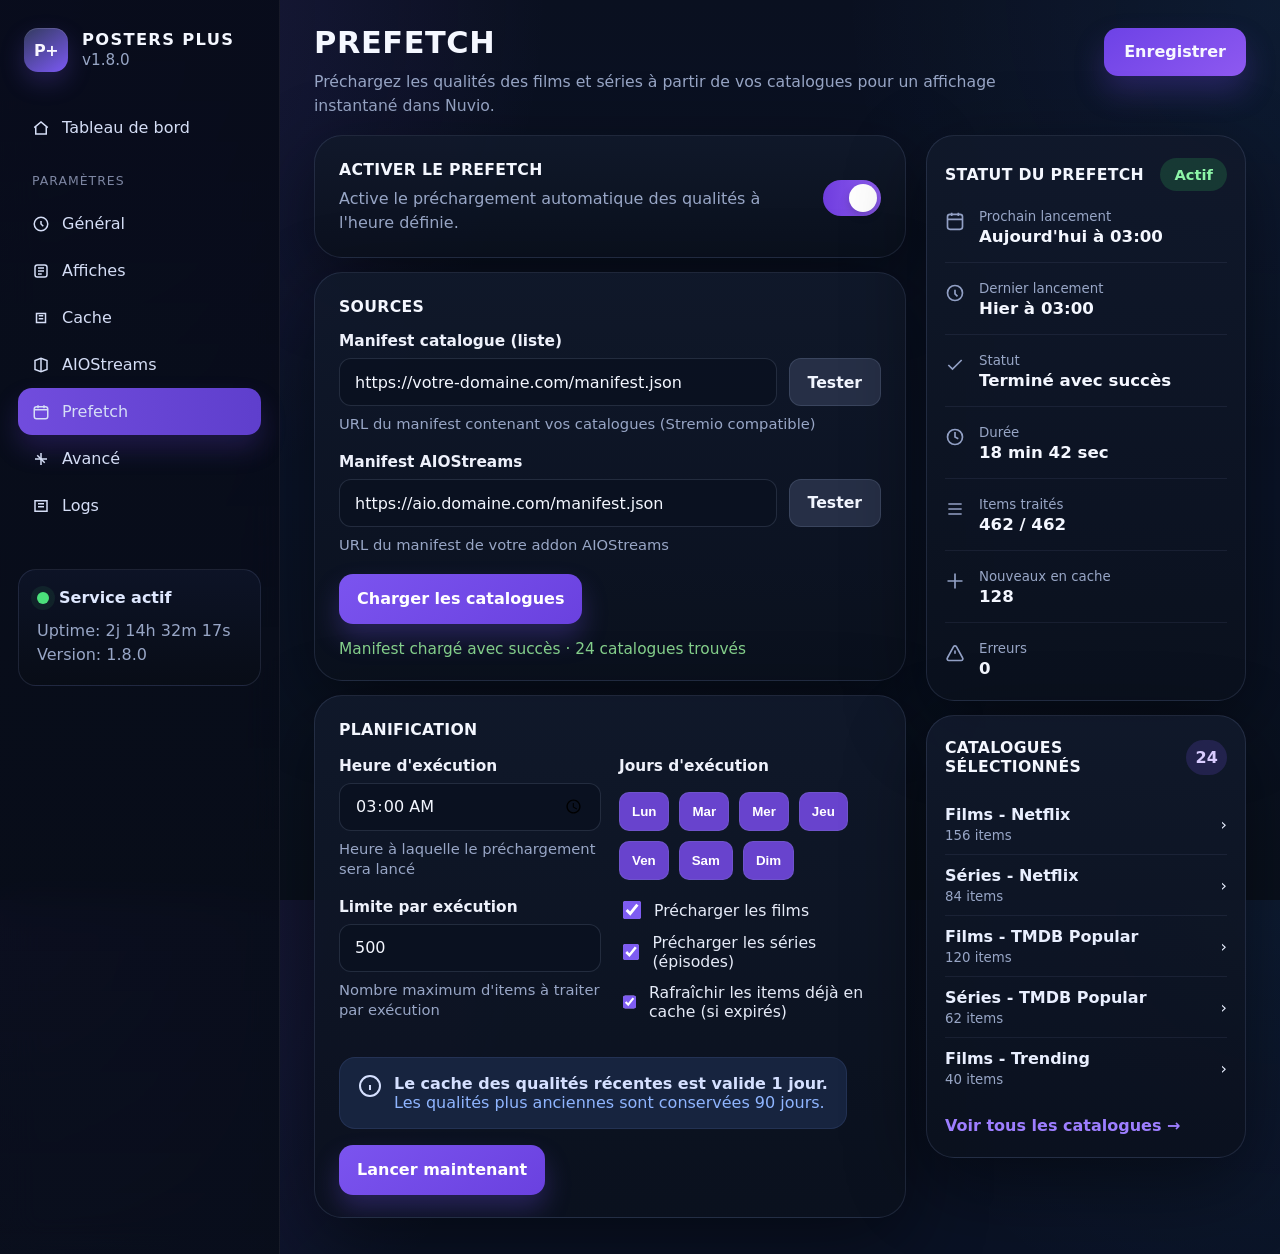
<file: demo-prefetch.html>
<!doctype html>
<html lang="fr">
  <head>
    <meta charset="UTF-8" />
    <meta name="viewport" content="width=device-width, initial-scale=1.0" />
    <title>Posters Plus - Prefetch Demo</title>
    <style>
      :root {
        --bg: #0a1020;
        --bg-2: #0f1730;
        --panel: rgba(16, 24, 43, 0.88);
        --panel-2: rgba(18, 28, 51, 0.96);
        --line: rgba(150, 170, 220, 0.15);
        --line-2: rgba(150, 170, 220, 0.09);
        --text: #f4f7ff;
        --muted: #98a6c6;
        --muted-2: #6f7d9d;
        --accent: #7a52ee;
        --accent-2: #5d3ed4;
        --success: #34c46d;
        --warning: #f5b94d;
        --shadow: 0 24px 80px rgba(0, 0, 0, 0.45);
        --radius-xl: 28px;
        --radius-lg: 22px;
        --radius-md: 16px;
        --radius-sm: 12px;
        --font: Inter, ui-sans-serif, system-ui, -apple-system, BlinkMacSystemFont, "Segoe UI", sans-serif;
      }

      * { box-sizing: border-box; }
      html, body { height: 100%; }
      body {
        margin: 0;
        font-family: var(--font);
        color: var(--text);
        background:
          radial-gradient(circle at top left, rgba(122, 82, 238, 0.18), transparent 35%),
          radial-gradient(circle at top right, rgba(56, 154, 255, 0.08), transparent 28%),
          linear-gradient(180deg, #0a1020 0%, #0a1327 55%, #09101c 100%);
      }

      .app {
        min-height: 100vh;
        display: grid;
        grid-template-columns: 280px minmax(0, 1fr);
      }

      .sidebar {
        padding: 22px 18px;
        border-right: 1px solid rgba(255, 255, 255, 0.06);
        background: linear-gradient(180deg, rgba(8, 12, 26, 0.94), rgba(8, 13, 24, 0.82));
        backdrop-filter: blur(18px);
      }

      .brand {
        display: flex;
        align-items: center;
        gap: 14px;
        padding: 6px 6px 22px;
      }

      .brand-mark {
        width: 44px;
        height: 44px;
        border-radius: 14px;
        display: grid;
        place-items: center;
        background: linear-gradient(145deg, #333b5f, #7b59f4);
        box-shadow: inset 0 1px 0 rgba(255,255,255,0.12), 0 10px 24px rgba(112, 82, 228, 0.24);
        font-weight: 800;
        color: #f8f6ff;
        letter-spacing: -0.03em;
      }

      .brand-title {
        line-height: 1.05;
      }

      .brand-title strong {
        display: block;
        font-size: 1.02rem;
        letter-spacing: 0.08em;
      }

      .brand-title span {
        display: block;
        margin-top: 5px;
        color: var(--muted);
        font-size: 0.95rem;
      }

      .nav-group { margin-top: 10px; }
      .nav-label {
        padding: 22px 14px 12px;
        color: #7d86a2;
        text-transform: uppercase;
        letter-spacing: 0.08em;
        font-size: 0.78rem;
      }

      .nav-item {
        display: flex;
        align-items: center;
        gap: 12px;
        width: 100%;
        padding: 14px 14px;
        color: #d5def6;
        border: 0;
        border-radius: 14px;
        background: transparent;
        text-align: left;
        font: inherit;
        cursor: pointer;
      }

      .nav-item.active {
        background: linear-gradient(90deg, rgba(122, 82, 238, 0.92), rgba(102, 67, 220, 0.92));
        box-shadow: 0 14px 26px rgba(108, 69, 228, 0.22);
      }

      .nav-item svg {
        width: 18px;
        height: 18px;
        flex: 0 0 auto;
        stroke: currentColor;
      }

      .sidebar-footer {
        margin-top: auto;
        padding-top: 40px;
      }

      .status-card {
        padding: 18px;
        border: 1px solid var(--line);
        border-radius: 18px;
        background: linear-gradient(180deg, rgba(14, 20, 40, 0.9), rgba(9, 13, 23, 0.9));
      }

      .status-row {
        display: flex;
        align-items: center;
        gap: 10px;
        color: #dfe8ff;
        font-weight: 600;
      }

      .dot {
        width: 12px;
        height: 12px;
        border-radius: 999px;
        background: #4be07b;
        box-shadow: 0 0 0 6px rgba(75, 224, 123, 0.08);
      }

      .content {
        padding: 28px 34px 36px;
        display: grid;
        grid-template-rows: auto 1fr;
        gap: 18px;
      }

      .topbar {
        display: flex;
        justify-content: space-between;
        align-items: flex-start;
        gap: 18px;
      }

      .title-wrap h1 {
        margin: 0;
        font-size: 1.9rem;
        line-height: 1;
        letter-spacing: 0.02em;
      }

      .title-wrap p {
        margin: 12px 0 0;
        color: var(--muted);
        max-width: 760px;
        font-size: 0.98rem;
        line-height: 1.5;
      }

      .save-btn {
        border: 0;
        border-radius: 14px;
        padding: 16px 20px;
        color: #f7f8ff;
        font: 600 1rem/1 var(--font);
        background: linear-gradient(145deg, #6d42e6, #8e59f0);
        box-shadow: 0 16px 30px rgba(106, 69, 224, 0.28);
        cursor: pointer;
      }

      .main {
        display: grid;
        grid-template-columns: minmax(0, 1fr) 320px;
        gap: 20px;
        align-items: start;
      }

      .stack {
        display: grid;
        gap: 14px;
      }

      .panel {
        border: 1px solid var(--line);
        border-radius: var(--radius-xl);
        background: linear-gradient(180deg, rgba(17, 25, 43, 0.92), rgba(11, 17, 30, 0.92));
        box-shadow: var(--shadow);
        overflow: hidden;
      }

      .panel-inner {
        padding: 24px 24px 22px;
      }

      .switch-line {
        display: flex;
        justify-content: space-between;
        gap: 16px;
        align-items: center;
      }

      .section-title {
        margin: 0;
        font-size: 0.98rem;
        letter-spacing: 0.02em;
        text-transform: uppercase;
      }

      .section-copy {
        margin: 8px 0 0;
        color: var(--muted);
        line-height: 1.5;
      }

      .toggle {
        width: 66px;
        height: 36px;
        border-radius: 999px;
        border: 0;
        padding: 4px;
        background: #394460;
        cursor: pointer;
        display: flex;
        align-items: center;
        transition: 0.2s ease;
      }

      .toggle.on { background: linear-gradient(90deg, #6f3dde, #8e5df0); }
      .toggle span {
        width: 28px;
        height: 28px;
        border-radius: 50%;
        background: #fff;
        margin-left: auto;
        box-shadow: 0 4px 8px rgba(0,0,0,0.18);
        transition: 0.2s ease;
      }

      .toggle:not(.on) span { margin-left: 0; }

      .grid-2 {
        display: grid;
        gap: 18px;
        grid-template-columns: 1fr 1fr;
      }

      .field {
        display: grid;
        gap: 8px;
      }

      .field label {
        font-size: 0.96rem;
        color: #eef1fb;
        font-weight: 600;
      }

      .input-row {
        display: grid;
        grid-template-columns: minmax(0, 1fr) auto;
        gap: 12px;
      }

      input[type="text"], input[type="time"], input[type="number"] {
        width: 100%;
        min-height: 48px;
        padding: 0 15px;
        border-radius: 12px;
        border: 1px solid rgba(152, 166, 198, 0.18);
        background: rgba(11, 18, 32, 0.88);
        color: var(--text);
        font: 500 1rem/1 var(--font);
        outline: none;
      }

      input::placeholder { color: #7080a2; }
      input:focus { border-color: rgba(140, 102, 255, 0.75); box-shadow: 0 0 0 4px rgba(122, 82, 238, 0.14); }

      .mini-btn {
        min-height: 48px;
        padding: 0 18px;
        border: 1px solid rgba(152, 166, 198, 0.18);
        border-radius: 12px;
        background: rgba(40, 49, 72, 0.96);
        color: #f2f6ff;
        font: 600 0.98rem/1 var(--font);
        cursor: pointer;
      }

      .helper {
        color: var(--muted);
        font-size: 0.92rem;
        line-height: 1.4;
      }

      .actions {
        display: flex;
        justify-content: space-between;
        align-items: center;
        gap: 16px;
        flex-wrap: wrap;
        margin-top: 18px;
      }

      .primary {
        display: inline-flex;
        align-items: center;
        gap: 10px;
        min-height: 50px;
        border: 0;
        border-radius: 14px;
        padding: 0 18px;
        background: linear-gradient(145deg, #7b54ef, #6a41df);
        color: #fff;
        font: 700 1rem/1 var(--font);
        cursor: pointer;
        box-shadow: 0 14px 26px rgba(111, 79, 235, 0.28);
      }

      .secondary-note {
        color: #86d28d;
        font-size: 0.96rem;
      }

      .schedule {
        display: grid;
        gap: 18px;
      }

      .day-chips {
        display: flex;
        flex-wrap: wrap;
        gap: 10px;
      }

      .chip {
        min-height: 34px;
        padding: 0 12px;
        border-radius: 10px;
        border: 1px solid rgba(152, 166, 198, 0.16);
        background: rgba(112, 72, 220, 0.92);
        color: #fff;
        font-weight: 600;
        cursor: pointer;
      }

      .chip.off {
        background: rgba(17, 25, 43, 0.82);
        color: #c8d3ef;
      }

      .checks {
        display: grid;
        gap: 10px;
      }

      .check {
        display: flex;
        align-items: center;
        gap: 10px;
        color: #e6ebf8;
        font-size: 0.98rem;
      }

      .check input {
        width: 18px;
        height: 18px;
        accent-color: #7e5cf2;
      }

      .info-box {
        display: flex;
        gap: 12px;
        align-items: flex-start;
        padding: 16px 18px;
        border-radius: 16px;
        background: rgba(29, 43, 76, 0.72);
        border: 1px solid rgba(126, 154, 236, 0.12);
        color: #d5e0ff;
      }

      .info-box strong { display: block; }
      .info-box span { color: #8fb5ff; }

      .stats {
        display: grid;
        gap: 14px;
      }

      .stat-card {
        padding: 22px 18px;
      }

      .stat-head {
        display: flex;
        justify-content: space-between;
        align-items: center;
        margin-bottom: 18px;
      }

      .pill {
        padding: 8px 14px;
        border-radius: 999px;
        background: rgba(46, 174, 86, 0.22);
        color: #8df6a8;
        font-weight: 700;
        font-size: 0.92rem;
      }

      .metric-list {
        display: grid;
        gap: 18px;
      }

      .metric {
        display: grid;
        grid-template-columns: 22px 1fr;
        gap: 12px;
        padding-bottom: 16px;
        border-bottom: 1px solid var(--line-2);
      }

      .metric:last-child { padding-bottom: 0; border-bottom: 0; }

      .metric svg {
        width: 20px;
        height: 20px;
        color: #92a0c5;
        margin-top: 2px;
      }

      .metric small {
        display: block;
        color: var(--muted);
        margin-bottom: 3px;
      }

      .metric strong {
        display: block;
        font-size: 1.04rem;
        font-weight: 600;
      }

      .catalog-count {
        display: inline-flex;
        align-items: center;
        justify-content: center;
        min-width: 38px;
        padding: 8px 10px;
        border-radius: 999px;
        background: rgba(122, 82, 238, 0.18);
        color: #d9ccff;
        font-weight: 700;
      }

      .catalog-item {
        display: grid;
        grid-template-columns: 1fr auto;
        gap: 12px;
        align-items: center;
        padding: 11px 0;
        border-bottom: 1px solid var(--line-2);
        color: #e9efff;
      }

      .catalog-item:last-child { border-bottom: 0; }
      .catalog-item small { color: var(--muted); display: block; margin-top: 4px; }

      .link {
        color: #9d7eff;
        text-decoration: none;
        font-weight: 700;
        text-align: center;
        display: inline-block;
        margin-top: 18px;
      }

      .toast {
        position: fixed;
        right: 22px;
        bottom: 22px;
        padding: 14px 16px;
        border-radius: 14px;
        background: rgba(16, 22, 40, 0.95);
        border: 1px solid rgba(129, 171, 255, 0.18);
        box-shadow: var(--shadow);
        color: #edf2ff;
        opacity: 0;
        transform: translateY(12px);
        pointer-events: none;
        transition: 0.25s ease;
      }

      .toast.show {
        opacity: 1;
        transform: translateY(0);
      }

      @media (max-width: 1200px) {
        .app { grid-template-columns: 1fr; }
        .sidebar { display: none; }
        .main { grid-template-columns: 1fr; }
      }

      @media (max-width: 760px) {
        .content { padding: 18px; }
        .topbar { flex-direction: column; }
        .input-row, .grid-2 { grid-template-columns: 1fr; }
        .switch-line { flex-direction: column; align-items: flex-start; }
        .actions { flex-direction: column; align-items: stretch; }
        .save-btn, .primary { width: 100%; justify-content: center; }
      }
    </style>
  </head>
  <body>
    <div class="app">
      <aside class="sidebar">
        <div class="brand">
          <div class="brand-mark">P+</div>
          <div class="brand-title">
            <strong>POSTERS PLUS</strong>
            <span>v1.8.0</span>
          </div>
        </div>

        <div class="nav-group">
          <button class="nav-item">
            <svg viewBox="0 0 24 24" fill="none" stroke-width="2"><path d="M3 11.5 12 4l9 7.5"/><path d="M5 10.5V20h14v-9.5"/></svg>
            Tableau de bord
          </button>
          <div class="nav-label">Paramètres</div>
          <button class="nav-item">
            <svg viewBox="0 0 24 24" fill="none" stroke-width="2"><path d="M12 8v4l3 3"/><circle cx="12" cy="12" r="9"/></svg>
            Général
          </button>
          <button class="nav-item">
            <svg viewBox="0 0 24 24" fill="none" stroke-width="2"><rect x="4" y="4" width="16" height="16" rx="3"/><path d="M8 8h8M8 12h8M8 16h5"/></svg>
            Affiches
          </button>
          <button class="nav-item">
            <svg viewBox="0 0 24 24" fill="none" stroke-width="2"><path d="M6 6h12v12H6z"/><path d="M9 9h6M9 13h6"/></svg>
            Cache
          </button>
          <button class="nav-item">
            <svg viewBox="0 0 24 24" fill="none" stroke-width="2"><path d="M4 18V6l8-3 8 3v12l-8 3-8-3z"/><path d="M12 4v16"/></svg>
            AIOStreams
          </button>
          <button class="nav-item active">
            <svg viewBox="0 0 24 24" fill="none" stroke-width="2"><rect x="3" y="5" width="18" height="16" rx="3"/><path d="M8 3v4M16 3v4M3 9h18"/></svg>
            Prefetch
          </button>
          <button class="nav-item">
            <svg viewBox="0 0 24 24" fill="none" stroke-width="2"><path d="M12 4v16M4 12h16"/><path d="M7 7l10 10"/></svg>
            Avancé
          </button>
          <button class="nav-item">
            <svg viewBox="0 0 24 24" fill="none" stroke-width="2"><path d="M4 5h16v14H4z"/><path d="M8 9h8M8 13h8"/></svg>
            Logs
          </button>
        </div>

        <div class="sidebar-footer">
          <div class="status-card">
            <div class="status-row"><span class="dot"></span> Service actif</div>
            <p class="section-copy" style="margin: 12px 0 0;">Uptime: 2j 14h 32m 17s<br />Version: 1.8.0</p>
          </div>
        </div>
      </aside>

      <main class="content">
        <div class="topbar">
          <div class="title-wrap">
            <h1>PREFETCH</h1>
            <p>Préchargez les qualités des films et séries à partir de vos catalogues pour un affichage instantané dans Nuvio.</p>
          </div>
          <button class="save-btn" id="saveBtn">Enregistrer</button>
        </div>

        <div class="main">
          <section class="stack">
            <article class="panel">
              <div class="panel-inner">
                <div class="switch-line">
                  <div>
                    <h2 class="section-title">Activer le prefetch</h2>
                    <p class="section-copy">Active le préchargement automatique des qualités à l'heure définie.</p>
                  </div>
                  <button class="toggle on" id="togglePrefetch" aria-label="Activer le prefetch"><span></span></button>
                </div>
              </div>
            </article>

            <article class="panel">
              <div class="panel-inner schedule">
                <div>
                  <h2 class="section-title">Sources</h2>
                  <div class="field" style="margin-top: 16px;">
                    <label for="catalogueUrl">Manifest catalogue (liste)</label>
                    <div class="input-row">
                      <input id="catalogueUrl" type="text" value="https://votre-domaine.com/manifest.json" />
                      <button class="mini-btn" id="testCatalogue">Tester</button>
                    </div>
                    <div class="helper">URL du manifest contenant vos catalogues (Stremio compatible)</div>
                  </div>

                  <div class="field" style="margin-top: 18px;">
                    <label for="aioUrl">Manifest AIOStreams</label>
                    <div class="input-row">
                      <input id="aioUrl" type="text" value="https://aio.domaine.com/manifest.json" />
                      <button class="mini-btn" id="testAio">Tester</button>
                    </div>
                    <div class="helper">URL du manifest de votre addon AIOStreams</div>
                  </div>

                  <div class="actions">
                    <button class="primary" id="loadCatalogues">
                      Charger les catalogues
                    </button>
                    <div class="secondary-note" id="manifestStatus">Manifest chargé avec succès · 24 catalogues trouvés</div>
                  </div>
                </div>
              </div>
            </article>

            <article class="panel">
              <div class="panel-inner schedule">
                <div>
                  <h2 class="section-title">Planification</h2>
                </div>

                <div class="grid-2">
                  <div class="field">
                    <label for="runTime">Heure d'exécution</label>
                    <input id="runTime" type="time" value="03:00" />
                    <div class="helper">Heure à laquelle le préchargement sera lancé</div>
                  </div>

                  <div class="field">
                    <label>Jours d'exécution</label>
                    <div class="day-chips" id="days">
                      <button class="chip">Lun</button>
                      <button class="chip">Mar</button>
                      <button class="chip">Mer</button>
                      <button class="chip">Jeu</button>
                      <button class="chip">Ven</button>
                      <button class="chip">Sam</button>
                      <button class="chip">Dim</button>
                    </div>
                  </div>
                </div>

                <div class="grid-2">
                  <div class="field">
                    <label for="limit">Limite par exécution</label>
                    <input id="limit" type="number" min="1" value="500" />
                    <div class="helper">Nombre maximum d'items à traiter par exécution</div>
                  </div>

                  <div class="checks">
                    <label class="check"><input type="checkbox" checked /> Précharger les films</label>
                    <label class="check"><input type="checkbox" checked /> Précharger les séries (épisodes)</label>
                    <label class="check"><input type="checkbox" checked /> Rafraîchir les items déjà en cache (si expirés)</label>
                  </div>
                </div>

                <div class="actions">
                  <div class="info-box">
                    <svg viewBox="0 0 24 24" fill="none" stroke="currentColor" stroke-width="2" width="24" height="24">
                      <circle cx="12" cy="12" r="10"></circle>
                      <path d="M12 16v-5"></path>
                      <path d="M12 8h.01"></path>
                    </svg>
                    <div>
                      <strong>Le cache des qualités récentes est valide 1 jour.</strong>
                      <span>Les qualités plus anciennes sont conservées 90 jours.</span>
                    </div>
                  </div>
                  <button class="primary" id="runNow">Lancer maintenant</button>
                </div>
              </div>
            </article>
          </section>

          <aside class="stats">
            <article class="panel stat-card">
              <div class="stat-head">
                <h2 class="section-title" style="margin:0;">Statut du prefetch</h2>
                <div class="pill" id="activePill">Actif</div>
              </div>
              <div class="metric-list">
                <div class="metric">
                  <svg viewBox="0 0 24 24" fill="none" stroke="currentColor" stroke-width="2"><rect x="3" y="4" width="18" height="18" rx="3"/><path d="M8 2v4M16 2v4M3 10h18"/></svg>
                  <div><small>Prochain lancement</small><strong id="nextRun">Aujourd'hui à 03:00</strong></div>
                </div>
                <div class="metric">
                  <svg viewBox="0 0 24 24" fill="none" stroke="currentColor" stroke-width="2"><path d="M12 8v5l3 3"/><circle cx="12" cy="12" r="9"/></svg>
                  <div><small>Dernier lancement</small><strong id="lastRun">Hier à 03:00</strong></div>
                </div>
                <div class="metric">
                  <svg viewBox="0 0 24 24" fill="none" stroke="currentColor" stroke-width="2"><path d="M20 6 9 17l-5-5"/></svg>
                  <div><small>Statut</small><strong id="runStatus">Terminé avec succès</strong></div>
                </div>
                <div class="metric">
                  <svg viewBox="0 0 24 24" fill="none" stroke="currentColor" stroke-width="2"><path d="M12 6v6l4 2"/><circle cx="12" cy="12" r="9"/></svg>
                  <div><small>Durée</small><strong id="duration">18 min 42 sec</strong></div>
                </div>
                <div class="metric">
                  <svg viewBox="0 0 24 24" fill="none" stroke="currentColor" stroke-width="2"><path d="M4 6h16M4 12h16M4 18h16"/></svg>
                  <div><small>Items traités</small><strong id="processed">462 / 462</strong></div>
                </div>
                <div class="metric">
                  <svg viewBox="0 0 24 24" fill="none" stroke="currentColor" stroke-width="2"><path d="M12 3v18"/><path d="M3 12h18"/></svg>
                  <div><small>Nouveaux en cache</small><strong id="newCache">128</strong></div>
                </div>
                <div class="metric">
                  <svg viewBox="0 0 24 24" fill="none" stroke="currentColor" stroke-width="2"><path d="M12 9v4"/><path d="M12 17h.01"/><path d="M10.3 4.3 2.8 18a2 2 0 0 0 1.7 3h15a2 2 0 0 0 1.7-3L13.7 4.3a2 2 0 0 0-3.4 0Z"/></svg>
                  <div><small>Erreurs</small><strong id="errors">0</strong></div>
                </div>
              </div>
            </article>

            <article class="panel stat-card">
              <div class="stat-head">
                <h2 class="section-title" style="margin:0;">Catalogues sélectionnés</h2>
                <div class="catalog-count" id="catalogCount">24</div>
              </div>
              <div id="catalogList">
                <div class="catalog-item"><div><strong>Films - Netflix</strong><small>156 items</small></div><span>›</span></div>
                <div class="catalog-item"><div><strong>Séries - Netflix</strong><small>84 items</small></div><span>›</span></div>
                <div class="catalog-item"><div><strong>Films - TMDB Popular</strong><small>120 items</small></div><span>›</span></div>
                <div class="catalog-item"><div><strong>Séries - TMDB Popular</strong><small>62 items</small></div><span>›</span></div>
                <div class="catalog-item"><div><strong>Films - Trending</strong><small>40 items</small></div><span>›</span></div>
              </div>
              <a class="link" href="#" id="moreCatalogues">Voir tous les catalogues →</a>
            </article>
          </aside>
        </div>
      </main>
    </div>

    <div class="toast" id="toast">Préfetch lancé en démonstration</div>

    <script>
      const toast = document.getElementById('toast');
      const togglePrefetch = document.getElementById('togglePrefetch');
      const activePill = document.getElementById('activePill');
      const manifestStatus = document.getElementById('manifestStatus');
      const catalogCount = document.getElementById('catalogCount');
      const catalogList = document.getElementById('catalogList');
      const runStatus = document.getElementById('runStatus');
      const lastRun = document.getElementById('lastRun');
      const nextRun = document.getElementById('nextRun');
      const processed = document.getElementById('processed');
      const newCache = document.getElementById('newCache');
      const errors = document.getElementById('errors');

      let enabled = true;
      let days = new Set([0,1,2,3,4,5,6]);

      function showToast(message) {
        toast.textContent = message;
        toast.classList.add('show');
        clearTimeout(showToast._timer);
        showToast._timer = setTimeout(() => toast.classList.remove('show'), 2200);
      }

      function updatePill() {
        activePill.textContent = enabled ? 'Actif' : 'Désactivé';
        activePill.style.background = enabled ? 'rgba(46, 174, 86, 0.22)' : 'rgba(122, 122, 122, 0.22)';
        activePill.style.color = enabled ? '#8df6a8' : '#d0d3de';
      }

      function updateDays() {
        document.querySelectorAll('#days .chip').forEach((chip, index) => {
          const on = days.has(index);
          chip.classList.toggle('off', !on);
        });
      }

      togglePrefetch.addEventListener('click', () => {
        enabled = !enabled;
        togglePrefetch.classList.toggle('on', enabled);
        updatePill();
        showToast(enabled ? 'Prefetch activé' : 'Prefetch désactivé');
      });

      document.querySelectorAll('#days .chip').forEach((chip, index) => {
        chip.addEventListener('click', () => {
          if (days.has(index)) days.delete(index);
          else days.add(index);
          updateDays();
        });
      });

      document.getElementById('loadCatalogues').addEventListener('click', () => {
        const count = 24 + Math.floor(Math.random() * 8);
        catalogCount.textContent = count;
        manifestStatus.textContent = `Manifest chargé avec succès · ${count} catalogues trouvés`;
        catalogList.innerHTML = [
          ['Films - Netflix', 156],
          ['Séries - Netflix', 84],
          ['Films - TMDB Popular', 120],
          ['Séries - TMDB Popular', 62],
          ['Films - Trending', 40],
        ].map(([name, items]) => `
          <div class="catalog-item"><div><strong>${name}</strong><small>${items} items</small></div><span>›</span></div>
        `).join('');
        showToast('Catalogues rechargés');
      });

      document.getElementById('runNow').addEventListener('click', () => {
        runStatus.textContent = 'En cours de traitement';
        lastRun.textContent = 'À l’instant';
        processed.textContent = '462 / 462';
        newCache.textContent = String(120 + Math.floor(Math.random() * 30));
        errors.textContent = String(Math.floor(Math.random() * 2));
        nextRun.textContent = "Demain à 03:00";
        showToast('Préfetch lancé en démonstration');
        setTimeout(() => {
          runStatus.textContent = 'Terminé avec succès';
        }, 1400);
      });

      document.getElementById('testCatalogue').addEventListener('click', () => showToast('Manifest catalogue validé'));
      document.getElementById('testAio').addEventListener('click', () => showToast('Manifest AIOStreams validé'));
      document.getElementById('saveBtn').addEventListener('click', () => showToast('Réglages enregistrés'));

      updatePill();
      updateDays();
    </script>
  </body>
  </html>
</file>
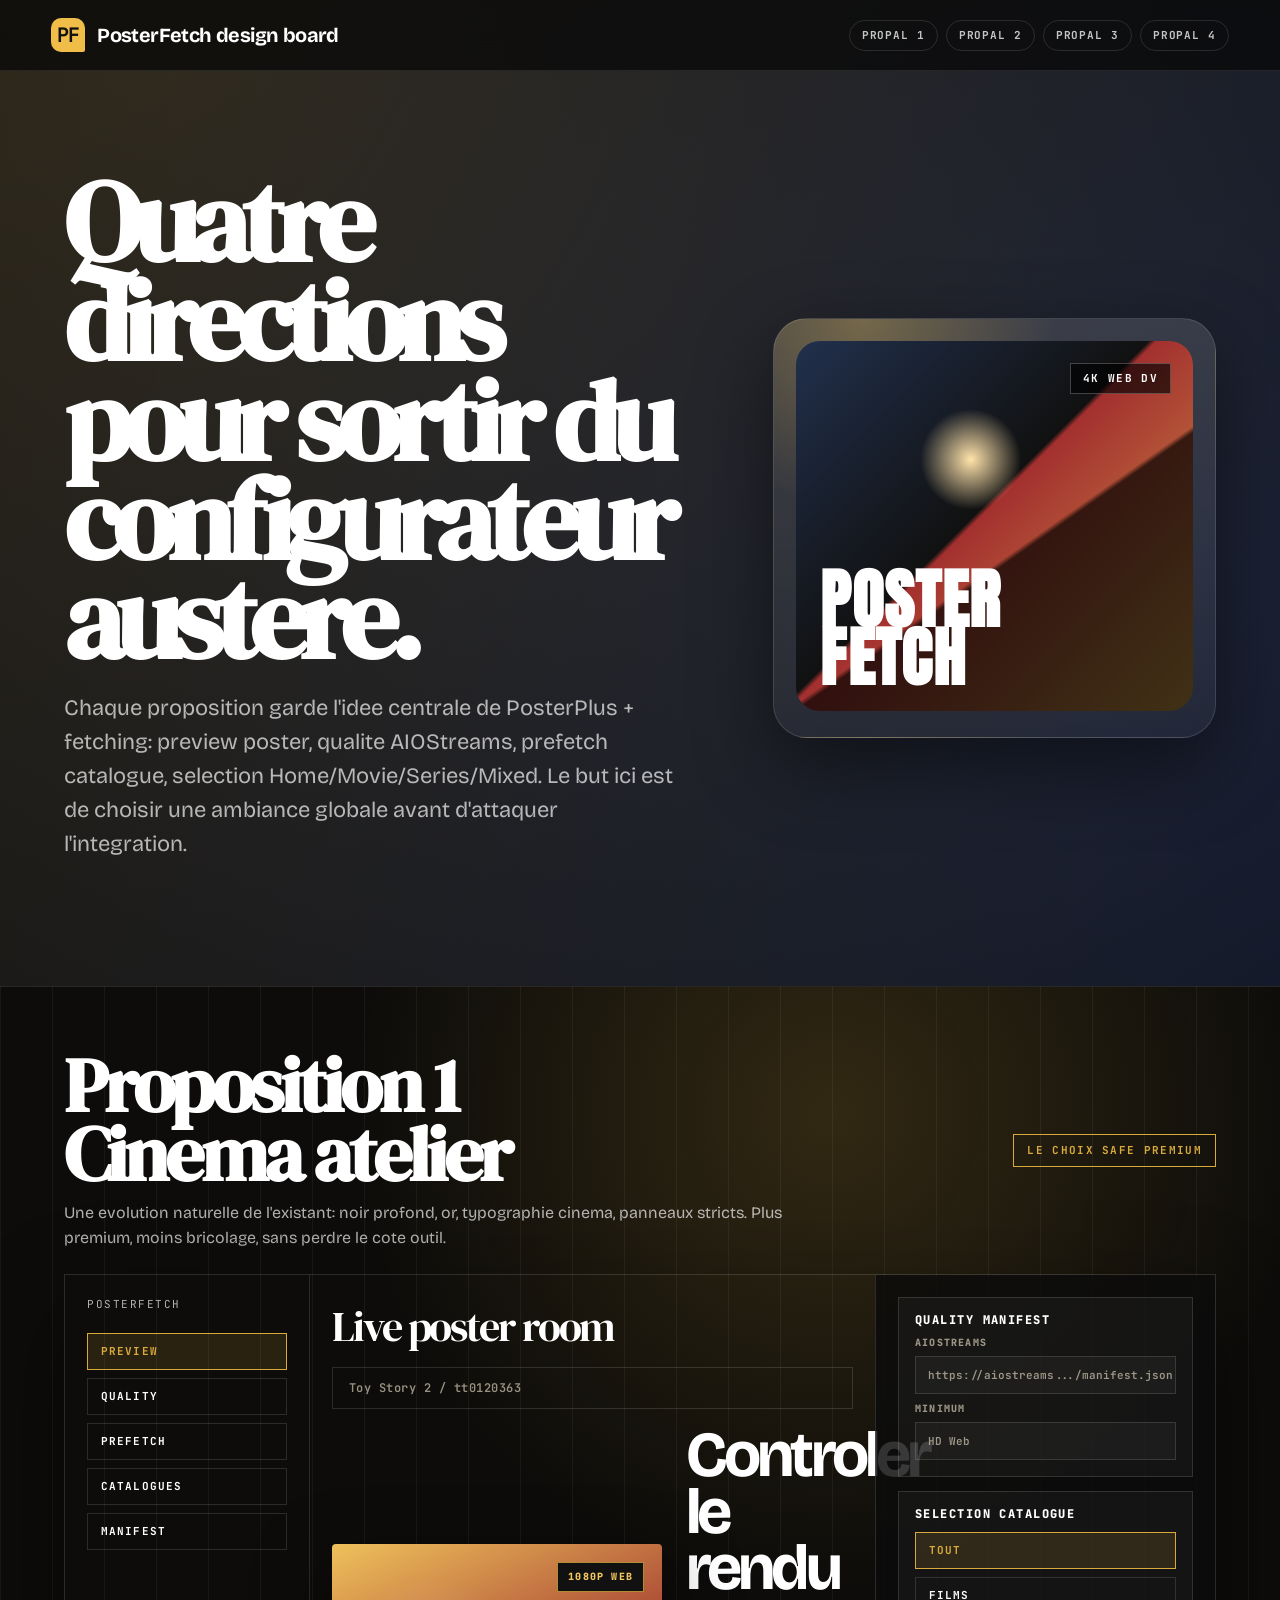
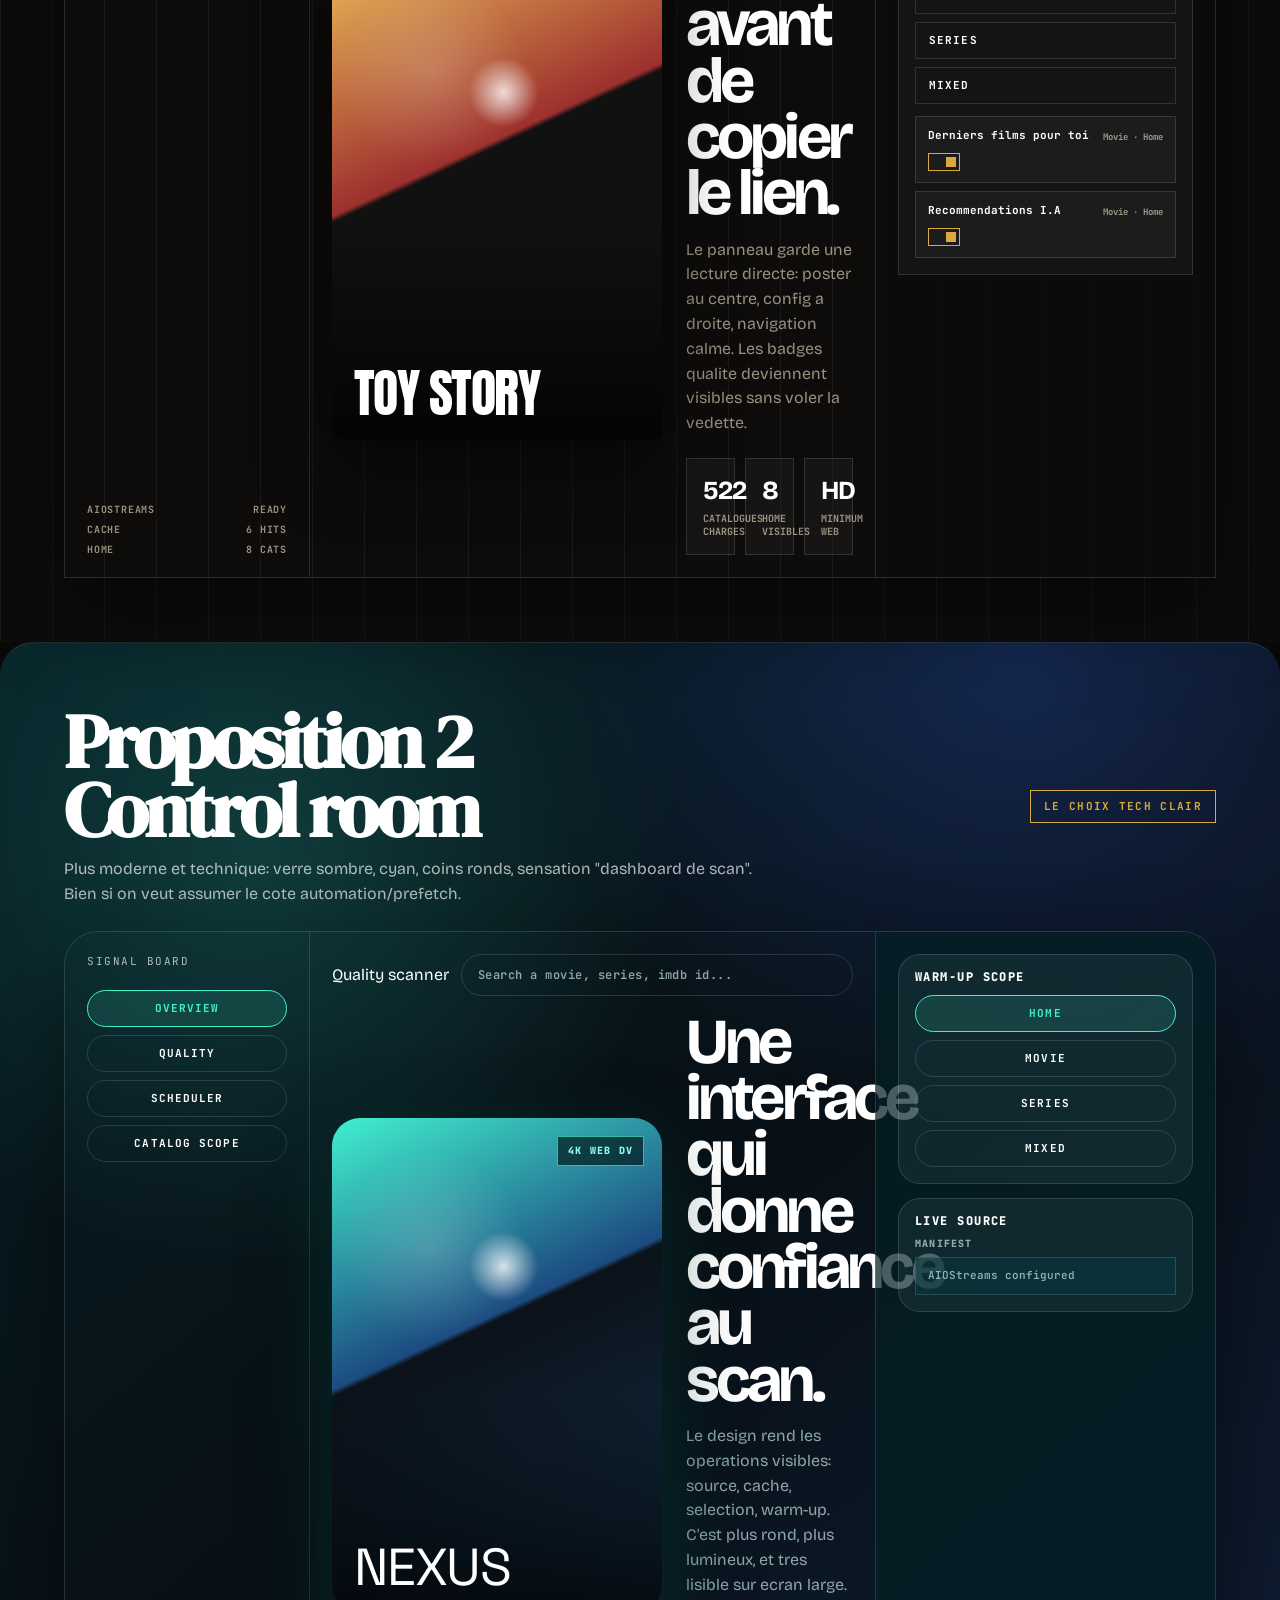
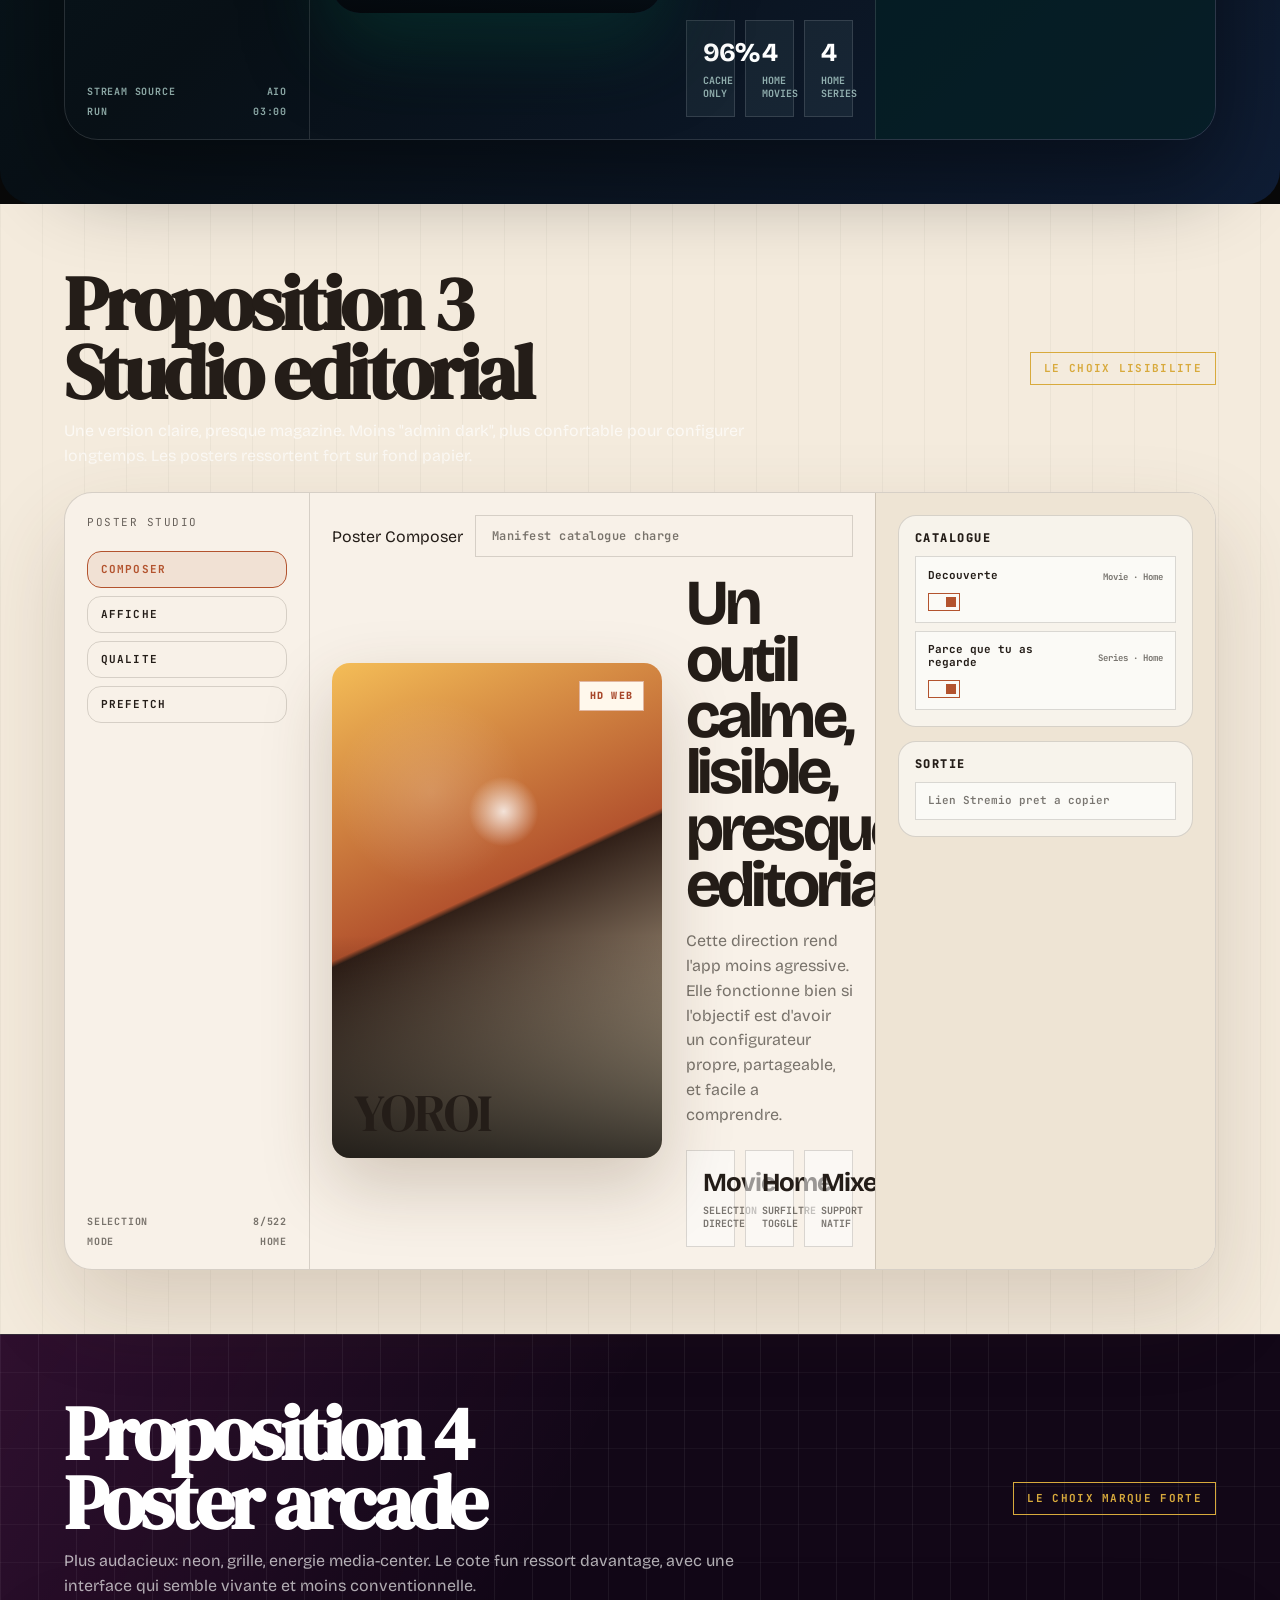
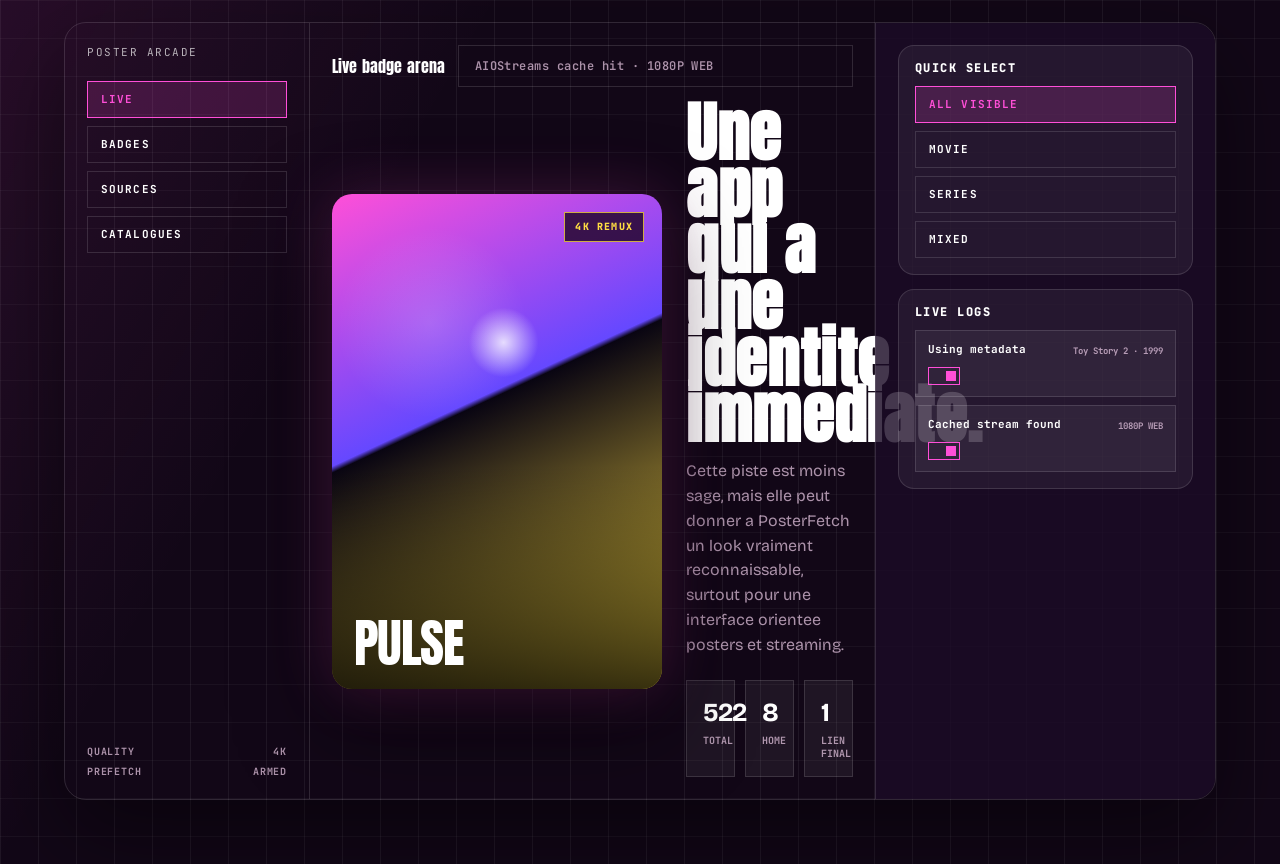
<file: posterfetch-design-proposals.html>
<!doctype html>
<html lang="fr">
<head>
  <meta charset="utf-8">
  <meta name="viewport" content="width=device-width, initial-scale=1">
  <title>PosterFetch - Propositions design</title>
  <link rel="preconnect" href="https://fonts.googleapis.com">
  <link rel="preconnect" href="https://fonts.gstatic.com" crossorigin>
  <link href="https://fonts.googleapis.com/css2?family=Anton&family=Bricolage+Grotesque:wght@400;500;600;700&family=DM+Serif+Display:ital@0;1&family=JetBrains+Mono:wght@400;600;700&family=Space+Grotesk:wght@400;500;700&display=swap" rel="stylesheet">
  <style>
    * { box-sizing: border-box; }
    :root {
      --ink: #161616;
      --paper: #f6f0e7;
      --gold: #d8aa3c;
      --muted: rgba(255,255,255,.62);
      --line: rgba(255,255,255,.13);
      --mono: "JetBrains Mono", ui-monospace, monospace;
      --grotesk: "Bricolage Grotesque", "Space Grotesk", sans-serif;
      --display: "DM Serif Display", Georgia, serif;
      --poster: linear-gradient(155deg, #efc15b, #9d302d 42%, #111 43%, #111);
    }

    html { scroll-behavior: smooth; }
    body {
      margin: 0;
      background:
        radial-gradient(circle at 10% 0%, rgba(216,170,60,.18), transparent 30%),
        radial-gradient(circle at 90% 10%, rgba(57,109,255,.18), transparent 32%),
        #090909;
      color: white;
      font-family: var(--grotesk);
    }

    .topbar {
      position: sticky;
      top: 0;
      z-index: 10;
      display: flex;
      align-items: center;
      justify-content: space-between;
      gap: 18px;
      padding: 18px clamp(18px, 4vw, 52px);
      border-bottom: 1px solid rgba(255,255,255,.1);
      backdrop-filter: blur(18px);
      background: rgba(8,8,8,.72);
    }
    .brand {
      display: flex;
      align-items: center;
      gap: 12px;
      letter-spacing: -.03em;
      font-weight: 700;
      font-size: 20px;
    }
    .brand-mark {
      width: 34px;
      height: 34px;
      display: grid;
      place-items: center;
      background: #f0be48;
      color: #111;
      font-family: var(--mono);
      font-weight: 700;
      border-radius: 10px 10px 2px 10px;
    }
    .nav {
      display: flex;
      flex-wrap: wrap;
      gap: 8px;
      justify-content: flex-end;
    }
    .nav a {
      color: rgba(255,255,255,.76);
      text-decoration: none;
      border: 1px solid rgba(255,255,255,.12);
      padding: 9px 12px;
      border-radius: 999px;
      font: 700 11px/1 var(--mono);
      letter-spacing: .08em;
      text-transform: uppercase;
    }

    .intro {
      min-height: 62vh;
      padding: clamp(48px, 8vw, 110px) clamp(18px, 5vw, 72px);
      display: grid;
      grid-template-columns: minmax(0, 1.05fr) minmax(280px, .72fr);
      gap: clamp(24px, 5vw, 80px);
      align-items: center;
      overflow: hidden;
    }
    .intro h1 {
      max-width: 940px;
      margin: 0;
      font-family: var(--display);
      font-size: clamp(54px, 9vw, 142px);
      line-height: .86;
      letter-spacing: -.07em;
    }
    .intro p {
      max-width: 620px;
      color: rgba(255,255,255,.68);
      font-size: clamp(16px, 2vw, 22px);
      line-height: 1.55;
    }
    .intro-card {
      position: relative;
      padding: 22px;
      min-height: 420px;
      border: 1px solid rgba(255,255,255,.12);
      background:
        linear-gradient(180deg, rgba(255,255,255,.12), rgba(255,255,255,.04)),
        radial-gradient(circle at 20% 0%, rgba(216,170,60,.35), transparent 35%);
      border-radius: 34px;
      box-shadow: 0 28px 80px rgba(0,0,0,.48);
    }
    .intro-poster {
      height: 100%;
      min-height: 370px;
      border-radius: 24px;
      background:
        linear-gradient(145deg, transparent 0 56%, rgba(0,0,0,.7) 57%),
        radial-gradient(circle at 44% 32%, #ffe3aa, transparent 15%),
        linear-gradient(135deg, #21304d, #111 46%, #a3302f 47%, #d7a449);
      position: relative;
      overflow: hidden;
    }
    .intro-poster:after {
      content: "4K WEB DV";
      position: absolute;
      top: 22px;
      right: 22px;
      padding: 9px 12px;
      background: rgba(0,0,0,.64);
      border: 1px solid rgba(255,255,255,.24);
      font: 700 11px/1 var(--mono);
      letter-spacing: .12em;
    }
    .intro-poster strong {
      position: absolute;
      left: 24px;
      bottom: 24px;
      width: min-content;
      font-family: "Anton", Impact, sans-serif;
      font-size: 64px;
      line-height: .9;
      letter-spacing: .02em;
    }

    .proposal {
      padding: clamp(28px, 5vw, 72px);
      border-top: 1px solid rgba(255,255,255,.11);
    }
    .proposal-head {
      display: grid;
      grid-template-columns: minmax(0, 1fr) auto;
      gap: 20px;
      align-items: end;
      margin-bottom: 24px;
    }
    .proposal h2 {
      margin: 0;
      font-family: var(--display);
      font-size: clamp(38px, 6vw, 84px);
      letter-spacing: -.05em;
      line-height: .9;
    }
    .proposal-copy {
      max-width: 720px;
      color: rgba(255,255,255,.68);
      line-height: 1.55;
      margin: 12px 0 0;
    }
    .tag {
      align-self: center;
      white-space: nowrap;
      border: 1px solid currentColor;
      padding: 10px 13px;
      font: 700 11px/1 var(--mono);
      letter-spacing: .12em;
      text-transform: uppercase;
      color: var(--gold);
    }

    .screen {
      min-height: 680px;
      border: 1px solid var(--line);
      box-shadow: 0 35px 90px rgba(0,0,0,.45);
      overflow: hidden;
      position: relative;
    }
    .app-grid {
      display: grid;
      grid-template-columns: 245px minmax(0, 1fr) 340px;
      min-height: 680px;
    }
    .side, .panel, .canvas { padding: 22px; }
    .side {
      border-right: 1px solid var(--line);
      display: flex;
      flex-direction: column;
      gap: 22px;
    }
    .side-title {
      font-family: var(--mono);
      font-size: 11px;
      letter-spacing: .14em;
      text-transform: uppercase;
      opacity: .68;
    }
    .menu { display: grid; gap: 8px; }
    .menu button, .small-btn, .pill {
      border: 1px solid var(--line);
      background: transparent;
      color: inherit;
      font: 700 11px/1 var(--mono);
      letter-spacing: .1em;
      text-transform: uppercase;
      padding: 12px 13px;
      text-align: left;
    }
    .menu button.active, .small-btn.active, .pill.active { color: var(--accent); border-color: var(--accent); background: var(--accent-soft); }
    .status-list { margin-top: auto; display: grid; gap: 10px; }
    .status {
      display: flex;
      justify-content: space-between;
      gap: 12px;
      color: var(--subtle);
      font: 700 10px/1 var(--mono);
      letter-spacing: .08em;
      text-transform: uppercase;
    }
    .canvas {
      display: grid;
      grid-template-rows: auto 1fr;
      gap: 18px;
      min-width: 0;
    }
    .toolbar {
      display: flex;
      justify-content: space-between;
      gap: 12px;
      align-items: center;
      flex-wrap: wrap;
    }
    .search {
      flex: 1 1 280px;
      border: 1px solid var(--line);
      padding: 14px 16px;
      color: var(--subtle);
      font: 600 12px/1 var(--mono);
      letter-spacing: .04em;
    }
    .preview-stage {
      display: grid;
      grid-template-columns: minmax(230px, 330px) minmax(0, 1fr);
      gap: 24px;
      align-items: center;
    }
    .poster {
      aspect-ratio: 2/3;
      border-radius: var(--radius);
      background: var(--poster);
      box-shadow: var(--poster-shadow);
      position: relative;
      overflow: hidden;
      min-height: 420px;
    }
    .poster:before {
      content: "";
      position: absolute;
      inset: 0;
      background:
        radial-gradient(circle at 52% 30%, rgba(255,255,255,.8), transparent 9%),
        radial-gradient(circle at 30% 26%, rgba(255,255,255,.16), transparent 22%),
        linear-gradient(180deg, transparent 55%, rgba(0,0,0,.78));
    }
    .badge {
      position: absolute;
      top: 18px;
      right: 18px;
      padding: 9px 10px;
      background: var(--badge-bg);
      color: var(--badge);
      border: 1px solid var(--badge-line);
      font: 800 10px/1 var(--mono);
      letter-spacing: .12em;
      text-transform: uppercase;
    }
    .poster-title {
      position: absolute;
      left: 22px;
      bottom: 22px;
      width: 70%;
      font-family: var(--poster-font);
      font-size: 52px;
      line-height: .9;
      letter-spacing: -.03em;
    }
    .detail h3 {
      margin: 0 0 12px;
      font-size: clamp(34px, 5vw, 72px);
      line-height: .88;
      letter-spacing: -.06em;
    }
    .detail p { color: var(--subtle); line-height: 1.55; max-width: 520px; }
    .metric-grid {
      display: grid;
      grid-template-columns: repeat(3, minmax(0, 1fr));
      gap: 10px;
      margin-top: 22px;
    }
    .metric {
      border: 1px solid var(--line);
      padding: 16px;
      background: var(--surface);
    }
    .metric b { display: block; font-size: 26px; letter-spacing: -.04em; }
    .metric span { display: block; margin-top: 6px; color: var(--subtle); font: 700 10px/1.3 var(--mono); text-transform: uppercase; }
    .panel {
      border-left: 1px solid var(--line);
      background: var(--panel);
      display: grid;
      align-content: start;
      gap: 14px;
    }
    .section-card {
      border: 1px solid var(--line);
      background: var(--surface);
      padding: 16px;
      border-radius: var(--card-radius);
    }
    .section-card h4 {
      margin: 0 0 12px;
      font: 800 12px/1 var(--mono);
      letter-spacing: .12em;
      text-transform: uppercase;
    }
    .field {
      display: grid;
      gap: 8px;
      margin-top: 10px;
    }
    .field label {
      color: var(--subtle);
      font: 800 10px/1 var(--mono);
      letter-spacing: .12em;
      text-transform: uppercase;
    }
    .input {
      min-height: 38px;
      border: 1px solid var(--line);
      background: var(--input);
      color: var(--subtle);
      display: flex;
      align-items: center;
      padding: 0 12px;
      font: 600 11px/1 var(--mono);
      overflow: hidden;
      white-space: nowrap;
      text-overflow: ellipsis;
    }
    .catalog-list { display: grid; gap: 8px; margin-top: 12px; }
    .catalog-row {
      border: 1px solid var(--line);
      background: var(--input);
      padding: 11px 12px;
      display: grid;
      grid-template-columns: 1fr auto;
      gap: 10px;
      align-items: center;
      font: 700 11px/1.2 var(--mono);
    }
    .catalog-row span { color: var(--subtle); font-size: 9px; display: block; margin-top: 4px; }
    .toggle {
      width: 32px;
      height: 18px;
      border: 1px solid var(--accent);
      position: relative;
    }
    .toggle:after {
      content: "";
      position: absolute;
      width: 10px;
      height: 10px;
      top: 3px;
      right: 3px;
      background: var(--accent);
    }

    /* Propal 1 */
    .p1 {
      --accent: #d8aa3c;
      --accent-soft: rgba(216,170,60,.14);
      --subtle: rgba(238,228,201,.62);
      --surface: rgba(255,255,255,.035);
      --panel: rgba(11,11,11,.84);
      --input: rgba(255,255,255,.035);
      --radius: 4px;
      --card-radius: 0;
      --poster-shadow: 0 26px 70px rgba(0,0,0,.55);
      --badge-bg: #111;
      --badge: #f2c75e;
      --badge-line: rgba(216,170,60,.8);
      --poster-font: "Anton", Impact, sans-serif;
      background:
        linear-gradient(90deg, rgba(255,255,255,.05) 1px, transparent 1px) 0 0/52px 52px,
        radial-gradient(circle at 65% 10%, rgba(216,170,60,.18), transparent 34%),
        #0d0c0a;
    }
    .p1 .screen-title { font-family: var(--display); font-size: 42px; letter-spacing: -.05em; }

    /* Propal 2 */
    .p2 {
      --accent: #41f0cf;
      --accent-soft: rgba(65,240,207,.12);
      --subtle: rgba(208,246,239,.66);
      --surface: rgba(194,255,246,.06);
      --panel: rgba(4,31,35,.72);
      --input: rgba(8,54,61,.62);
      --radius: 28px;
      --card-radius: 22px;
      --poster-shadow: 0 30px 80px rgba(15,255,207,.13), 0 35px 90px rgba(0,0,0,.42);
      --badge-bg: rgba(5,30,35,.74);
      --badge: #91ffed;
      --badge-line: rgba(65,240,207,.72);
      --poster-font: "Space Grotesk", sans-serif;
      background:
        radial-gradient(circle at 20% 18%, rgba(65,240,207,.16), transparent 30%),
        radial-gradient(circle at 80% 0%, rgba(60,104,255,.24), transparent 32%),
        linear-gradient(140deg, #061f25, #081016 52%, #0f1d35);
      border-radius: 34px;
    }
    .p2 .screen { border-radius: 34px; }
    .p2 .menu button, .p2 .small-btn, .p2 .pill { border-radius: 999px; text-align: center; }
    .p2 .search { border-radius: 999px; }
    .p2 .poster { background: linear-gradient(155deg, #41f0cf, #1c4b80 42%, #0b121a 43%, #132f48); }

    /* Propal 3 */
    .p3 {
      --accent: #b3532e;
      --accent-soft: rgba(179,83,46,.1);
      --subtle: rgba(42,37,30,.62);
      --surface: rgba(255,255,255,.54);
      --panel: #eee4d4;
      --input: rgba(255,255,255,.58);
      --line: rgba(37,31,24,.16);
      --radius: 18px;
      --card-radius: 18px;
      --poster-shadow: 0 28px 70px rgba(77,50,24,.22);
      --badge-bg: #fff8ec;
      --badge: #a74629;
      --badge-line: rgba(179,83,46,.4);
      --poster-font: var(--display);
      background:
        linear-gradient(90deg, rgba(37,31,24,.04) 1px, transparent 1px) 0 0/42px 42px,
        #f4ebdd;
      color: #241d18;
    }
    .p3 .screen {
      background: #f8f1e8;
      border-radius: 28px;
      box-shadow: 0 40px 90px rgba(82,57,33,.18);
    }
    .p3 .poster { background: linear-gradient(155deg, #f4bd57, #b3532e 46%, #312018 47%, #f7e4c2); }
    .p3 .menu button, .p3 .small-btn, .p3 .pill { border-radius: 14px; }

    /* Propal 4 */
    .p4 {
      --accent: #ff4fd8;
      --accent-soft: rgba(255,79,216,.16);
      --subtle: rgba(255,221,249,.65);
      --surface: rgba(255,255,255,.055);
      --panel: rgba(27,11,39,.82);
      --input: rgba(255,255,255,.05);
      --radius: 20px;
      --card-radius: 16px;
      --poster-shadow: 0 0 60px rgba(255,79,216,.2), 0 32px 90px rgba(0,0,0,.55);
      --badge-bg: rgba(39,9,50,.86);
      --badge: #ffdd42;
      --badge-line: rgba(255,221,66,.76);
      --poster-font: "Anton", Impact, sans-serif;
      background:
        linear-gradient(120deg, rgba(255,79,216,.12), transparent 34%),
        linear-gradient(90deg, rgba(255,255,255,.06) 1px, transparent 1px) 0 0/38px 38px,
        linear-gradient(0deg, rgba(255,255,255,.04) 1px, transparent 1px) 0 0/38px 38px,
        #120717;
    }
    .p4 .screen { border-radius: 22px; }
    .p4 .poster { background: linear-gradient(155deg, #ff4fd8, #6548ff 42%, #090512 43%, #ffdd42); }
    .p4 .screen-title, .p4 h3 { font-family: "Anton", Impact, sans-serif; letter-spacing: .01em; }

    @media (max-width: 1150px) {
      .intro { grid-template-columns: 1fr; }
      .app-grid { grid-template-columns: 205px minmax(0, 1fr); }
      .panel { grid-column: 1 / -1; border-left: 0; border-top: 1px solid var(--line); grid-template-columns: repeat(2, minmax(0, 1fr)); }
    }
    @media (max-width: 760px) {
      .topbar { position: relative; align-items: flex-start; flex-direction: column; }
      .proposal-head { grid-template-columns: 1fr; }
      .app-grid { grid-template-columns: 1fr; }
      .side { border-right: 0; border-bottom: 1px solid var(--line); }
      .preview-stage { grid-template-columns: 1fr; }
      .poster { min-height: 360px; }
      .panel { grid-template-columns: 1fr; }
      .metric-grid { grid-template-columns: 1fr; }
    }
  </style>
</head>
<body>
  <header class="topbar">
    <div class="brand"><span class="brand-mark">PF</span>PosterFetch design board</div>
    <nav class="nav">
      <a href="#propal-1">Propal 1</a>
      <a href="#propal-2">Propal 2</a>
      <a href="#propal-3">Propal 3</a>
      <a href="#propal-4">Propal 4</a>
    </nav>
  </header>

  <main>
    <section class="intro">
      <div>
        <h1>Quatre directions pour sortir du configurateur austere.</h1>
        <p>Chaque proposition garde l'idee centrale de PosterPlus + fetching: preview poster, qualite AIOStreams, prefetch catalogue, selection Home/Movie/Series/Mixed. Le but ici est de choisir une ambiance globale avant d'attaquer l'integration.</p>
      </div>
      <div class="intro-card">
        <div class="intro-poster"><strong>POSTER FETCH</strong></div>
      </div>
    </section>

    <section class="proposal p1" id="propal-1">
      <div class="proposal-head">
        <div>
          <h2>Proposition 1<br>Cinema atelier</h2>
          <p class="proposal-copy">Une evolution naturelle de l'existant: noir profond, or, typographie cinema, panneaux stricts. Plus premium, moins bricolage, sans perdre le cote outil.</p>
        </div>
        <span class="tag">Le choix safe premium</span>
      </div>
      <div class="screen">
        <div class="app-grid">
          <aside class="side">
            <div class="side-title">PosterFetch</div>
            <div class="menu">
              <button class="active">Preview</button>
              <button>Quality</button>
              <button>Prefetch</button>
              <button>Catalogues</button>
              <button>Manifest</button>
            </div>
            <div class="status-list">
              <div class="status"><span>AIOStreams</span><b>Ready</b></div>
              <div class="status"><span>Cache</span><b>6 hits</b></div>
              <div class="status"><span>Home</span><b>8 cats</b></div>
            </div>
          </aside>
          <section class="canvas">
            <div class="toolbar">
              <div class="screen-title">Live poster room</div>
              <div class="search">Toy Story 2 / tt0120363</div>
            </div>
            <div class="preview-stage">
              <div class="poster"><div class="badge">1080P WEB</div><div class="poster-title">TOY STORY</div></div>
              <div class="detail">
                <h3>Controler le rendu avant de copier le lien.</h3>
                <p>Le panneau garde une lecture directe: poster au centre, config a droite, navigation calme. Les badges qualite deviennent visibles sans voler la vedette.</p>
                <div class="metric-grid">
                  <div class="metric"><b>522</b><span>Catalogues charges</span></div>
                  <div class="metric"><b>8</b><span>Home visibles</span></div>
                  <div class="metric"><b>HD</b><span>Minimum web</span></div>
                </div>
              </div>
            </div>
          </section>
          <aside class="panel">
            <div class="section-card">
              <h4>Quality manifest</h4>
              <div class="field"><label>AIOStreams</label><div class="input">https://aiostreams.../manifest.json</div></div>
              <div class="field"><label>Minimum</label><div class="input">HD Web</div></div>
            </div>
            <div class="section-card">
              <h4>Selection catalogue</h4>
              <div class="menu"><button class="active">Tout</button><button>Films</button><button>Series</button><button>Mixed</button></div>
              <div class="catalog-list">
                <div class="catalog-row">Derniers films pour toi <span>Movie · Home</span><i class="toggle"></i></div>
                <div class="catalog-row">Recommendations I.A <span>Movie · Home</span><i class="toggle"></i></div>
              </div>
            </div>
          </aside>
        </div>
      </div>
    </section>

    <section class="proposal p2" id="propal-2">
      <div class="proposal-head">
        <div>
          <h2>Proposition 2<br>Control room</h2>
          <p class="proposal-copy">Plus moderne et technique: verre sombre, cyan, coins ronds, sensation "dashboard de scan". Bien si on veut assumer le cote automation/prefetch.</p>
        </div>
        <span class="tag">Le choix tech clair</span>
      </div>
      <div class="screen">
        <div class="app-grid">
          <aside class="side">
            <div class="side-title">Signal board</div>
            <div class="menu"><button class="active">Overview</button><button>Quality</button><button>Scheduler</button><button>Catalog scope</button></div>
            <div class="status-list"><div class="status"><span>Stream source</span><b>AIO</b></div><div class="status"><span>Run</span><b>03:00</b></div></div>
          </aside>
          <section class="canvas">
            <div class="toolbar"><div class="screen-title">Quality scanner</div><div class="search">Search a movie, series, imdb id...</div></div>
            <div class="preview-stage">
              <div class="poster"><div class="badge">4K WEB DV</div><div class="poster-title">NEXUS</div></div>
              <div class="detail">
                <h3>Une interface qui donne confiance au scan.</h3>
                <p>Le design rend les operations visibles: source, cache, selection, warm-up. C'est plus rond, plus lumineux, et tres lisible sur ecran large.</p>
                <div class="metric-grid"><div class="metric"><b>96%</b><span>Cache only</span></div><div class="metric"><b>4</b><span>Home movies</span></div><div class="metric"><b>4</b><span>Home series</span></div></div>
              </div>
            </div>
          </section>
          <aside class="panel">
            <div class="section-card"><h4>Warm-up scope</h4><div class="menu"><button class="active">Home</button><button>Movie</button><button>Series</button><button>Mixed</button></div></div>
            <div class="section-card"><h4>Live source</h4><div class="field"><label>Manifest</label><div class="input">AIOStreams configured</div></div></div>
          </aside>
        </div>
      </div>
    </section>

    <section class="proposal p3" id="propal-3">
      <div class="proposal-head">
        <div>
          <h2>Proposition 3<br>Studio editorial</h2>
          <p class="proposal-copy">Une version claire, presque magazine. Moins "admin dark", plus confortable pour configurer longtemps. Les posters ressortent fort sur fond papier.</p>
        </div>
        <span class="tag">Le choix lisibilite</span>
      </div>
      <div class="screen">
        <div class="app-grid">
          <aside class="side">
            <div class="side-title">Poster studio</div>
            <div class="menu"><button class="active">Composer</button><button>Affiche</button><button>Qualite</button><button>Prefetch</button></div>
            <div class="status-list"><div class="status"><span>Selection</span><b>8/522</b></div><div class="status"><span>Mode</span><b>Home</b></div></div>
          </aside>
          <section class="canvas">
            <div class="toolbar"><div class="screen-title">Poster Composer</div><div class="search">Manifest catalogue charge</div></div>
            <div class="preview-stage">
              <div class="poster"><div class="badge">HD WEB</div><div class="poster-title">YOROI</div></div>
              <div class="detail">
                <h3>Un outil calme, lisible, presque editorial.</h3>
                <p>Cette direction rend l'app moins agressive. Elle fonctionne bien si l'objectif est d'avoir un configurateur propre, partageable, et facile a comprendre.</p>
                <div class="metric-grid"><div class="metric"><b>Movie</b><span>Selection directe</span></div><div class="metric"><b>Home</b><span>Surfiltre toggle</span></div><div class="metric"><b>Mixed</b><span>Support natif</span></div></div>
              </div>
            </div>
          </section>
          <aside class="panel">
            <div class="section-card"><h4>Catalogue</h4><div class="catalog-list"><div class="catalog-row">Decouverte <span>Movie · Home</span><i class="toggle"></i></div><div class="catalog-row">Parce que tu as regarde <span>Series · Home</span><i class="toggle"></i></div></div></div>
            <div class="section-card"><h4>Sortie</h4><div class="input">Lien Stremio pret a copier</div></div>
          </aside>
        </div>
      </div>
    </section>

    <section class="proposal p4" id="propal-4">
      <div class="proposal-head">
        <div>
          <h2>Proposition 4<br>Poster arcade</h2>
          <p class="proposal-copy">Plus audacieux: neon, grille, energie media-center. Le cote fun ressort davantage, avec une interface qui semble vivante et moins conventionnelle.</p>
        </div>
        <span class="tag">Le choix marque forte</span>
      </div>
      <div class="screen">
        <div class="app-grid">
          <aside class="side">
            <div class="side-title">Poster arcade</div>
            <div class="menu"><button class="active">Live</button><button>Badges</button><button>Sources</button><button>Catalogues</button></div>
            <div class="status-list"><div class="status"><span>Quality</span><b>4K</b></div><div class="status"><span>Prefetch</span><b>Armed</b></div></div>
          </aside>
          <section class="canvas">
            <div class="toolbar"><div class="screen-title">Live badge arena</div><div class="search">AIOStreams cache hit · 1080P WEB</div></div>
            <div class="preview-stage">
              <div class="poster"><div class="badge">4K REMUX</div><div class="poster-title">PULSE</div></div>
              <div class="detail">
                <h3>Une app qui a une identite immediate.</h3>
                <p>Cette piste est moins sage, mais elle peut donner a PosterFetch un look vraiment reconnaissable, surtout pour une interface orientee posters et streaming.</p>
                <div class="metric-grid"><div class="metric"><b>522</b><span>Total</span></div><div class="metric"><b>8</b><span>Home</span></div><div class="metric"><b>1</b><span>Lien final</span></div></div>
              </div>
            </div>
          </section>
          <aside class="panel">
            <div class="section-card"><h4>Quick select</h4><div class="menu"><button class="active">All visible</button><button>Movie</button><button>Series</button><button>Mixed</button></div></div>
            <div class="section-card"><h4>Live logs</h4><div class="catalog-list"><div class="catalog-row">Using metadata <span>Toy Story 2 · 1999</span><i class="toggle"></i></div><div class="catalog-row">Cached stream found <span>1080P WEB</span><i class="toggle"></i></div></div></div>
          </aside>
        </div>
      </div>
    </section>
  </main>
</body>
</html>
</file>
